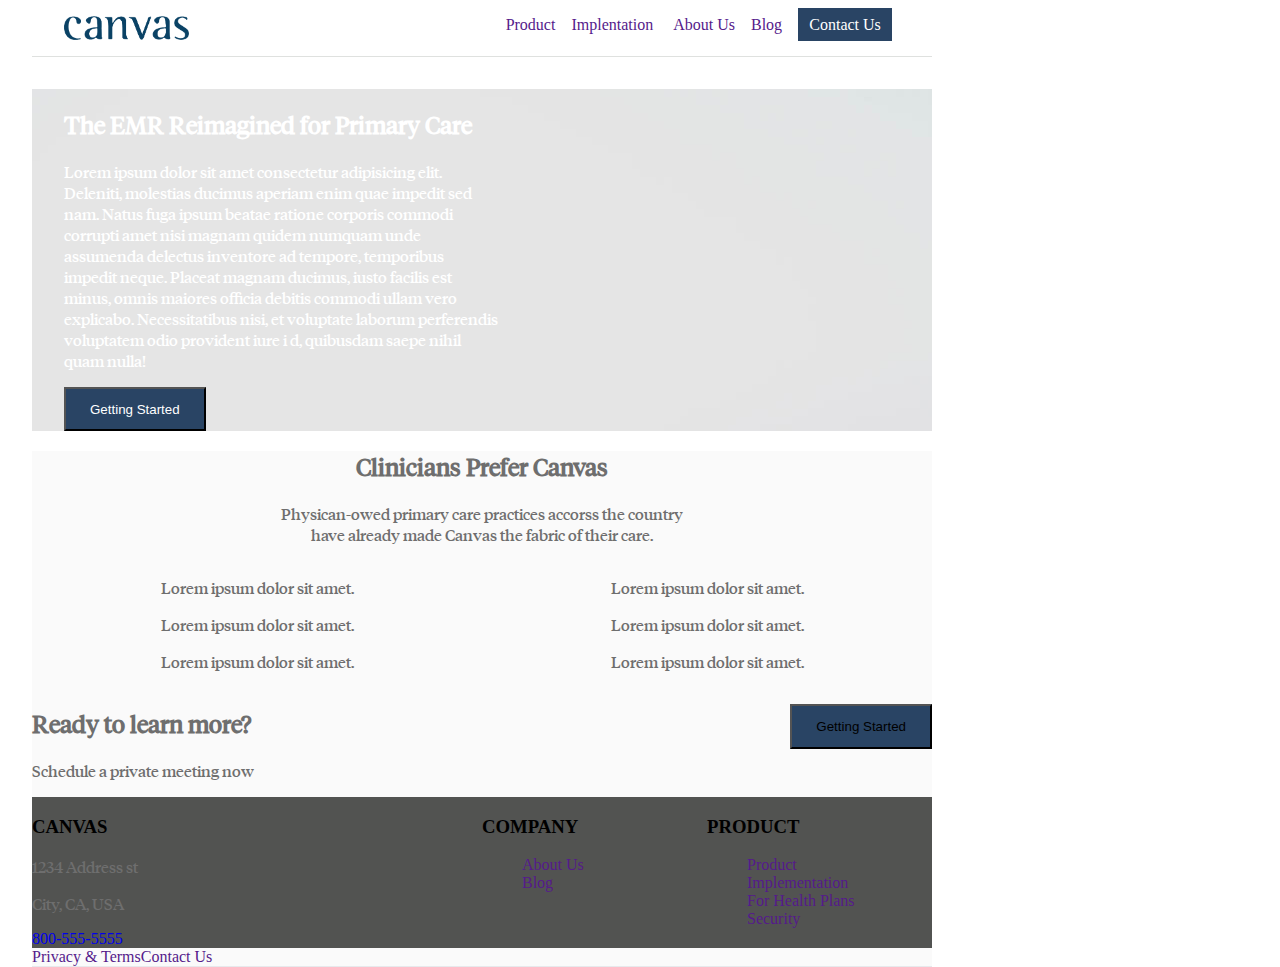
<file: index.html>
<!DOCTYPE html>
<html lang="en">
<head>
  <meta charset="UTF-8">
  <meta name="viewport" content="width=device-width, initial-scale=1.0">
  <meta http-equiv="X-UA-Compatible" content="ie=edge">
  <title>CSS Challenge - Canvas Medical</title>
  <link rel="stylesheet" href="fonts.css">
  <link rel="stylesheet" href="reset.css">
  <link rel="stylesheet" href="styles.css">
</head>
  <header >
    <div class="row margin-top-1 container margin-bottom-1">
      <img class="margin-reset logo-size" src="./images/logo-blue.svg" alt="">
      <nav class="right-align nav-a">
        <a href="">Product</a><a href="">Implentation</a>
        <a href="">About Us</a><a href="">Blog</a><a class="blue-background contact-us-padding white-text"  href="">Contact Us</a>
      </nav>
    </div>
    <div class="bottom-line"></div>
  </header>
<body class="container">


  <div class="margin-top-2">
    <!-- <img src="./images/hero.jpg" alt=""> -->
    <div class="image row">
      <div class="margin-left-1 column-50">
        <h2 class="white-text">The EMR Reimagined for Primary Care</h2>
        <p class="white-text">Lorem ipsum dolor sit amet consectetur adipisicing elit. Deleniti,
          molestias ducimus aperiam enim quae impedit sed nam. Natus fuga ipsum
          beatae ratione corporis commodi corrupti amet nisi magnam quidem
          numquam unde assumenda delectus inventore ad tempore, temporibus
          impedit neque. Placeat magnam ducimus, iusto facilis est minus, omnis
          maiores officia debitis commodi ullam vero explicabo. Necessitatibus
          nisi, et voluptate laborum perferendis voluptatem odio provident iure i
          d, quibusdam saepe nihil quam nulla!</p>
          <button class="blue-background getting-started-padding white-text">Getting Started</button>
      </div>
      <div class="column-50"></div>
    </div>
  </div>


  <div class="center light-gray-background locations-bottom-border">
  <div class="center">
    <div class=" center-text">
      <h2>Clinicians Prefer Canvas</h2>
      <p>Physican-owed primary care practices accorss the country
       <br> have already made Canvas the fabric of their care.</p>
    </div>
    <div class="row " >
      <div class="column-50 center-text" >
        <p>Lorem ipsum dolor sit amet. </p>
        <p>Lorem ipsum dolor sit amet.</p>
        <p>Lorem ipsum dolor sit amet.</p>
      </div>
      <div class="column-50 center-text">
        <p>Lorem ipsum dolor sit amet. </p>
        <p>Lorem ipsum dolor sit amet.</p>
        <p>Lorem ipsum dolor sit amet.</p>
      </div>
    </div>
  </div>

  <div>
    <div class="row">
      <div class="column-50">
        <h2>Ready to learn more?</h2>
        <p>Schedule a private meeting now</p>
      </div>
      <div class="column-50">
        <button class="blue-background getting-started-padding  right-align margin-top-1">Getting Started</button>
      </div>
    </div>
  </div>

  <div class="address-background-color">
    <div class="row">
      <div class="column-25">
        <h3>CANVAS</h3>
        <p>1234 Address st</p>
        <p>City, CA, USA</p>
        <a href="tel:800-555-5555">800-555-5555</a>
        <a href="mailto:info@example.com"></a>
      </div>
      <div class="column-25"></div>
      <div class="column-25">
        <h3>COMPANY</h3>
        <ul>
          <li class="no-dec"><a href="">About Us</a></li>
          <li class="no-dec"><a href="">Blog</a></li>
        </ul>


      </div>
      <div class="column-25">
        <h3>PRODUCT</h3>
        <ul>
          <li class="no-dec"><a  href="">Product</a></li>
          <li class="no-dec"><a href="">Implementation</a></li>
          <li class="no-dec"><a  href="">For Health Plans</a></li>
          <li class="no-dec"> <a href="">Security</a></li>
        </ul>



      </div>
    </div>
  </div>

  <div>
    <nav><a href="">Privacy & Terms</a><a href="">Contact Us</a></nav>

  </div>


</body>
</html>
</file>
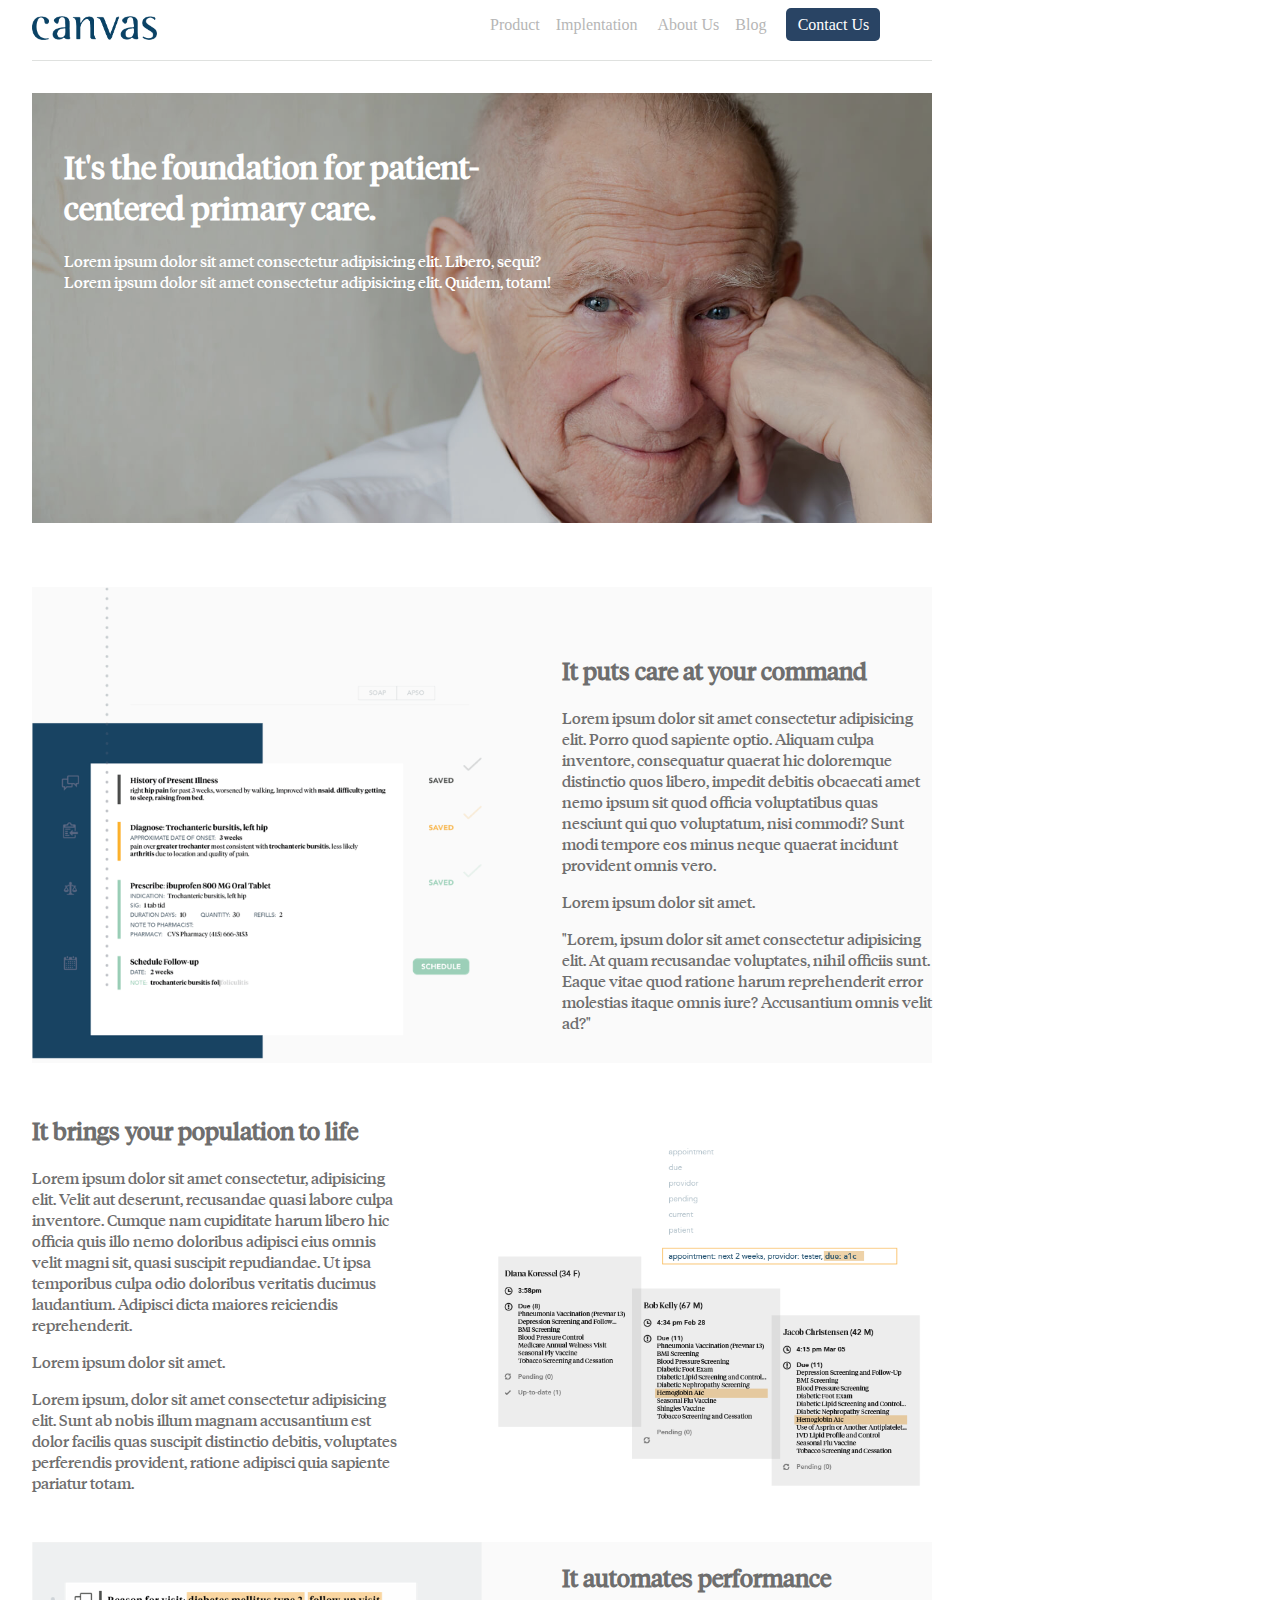
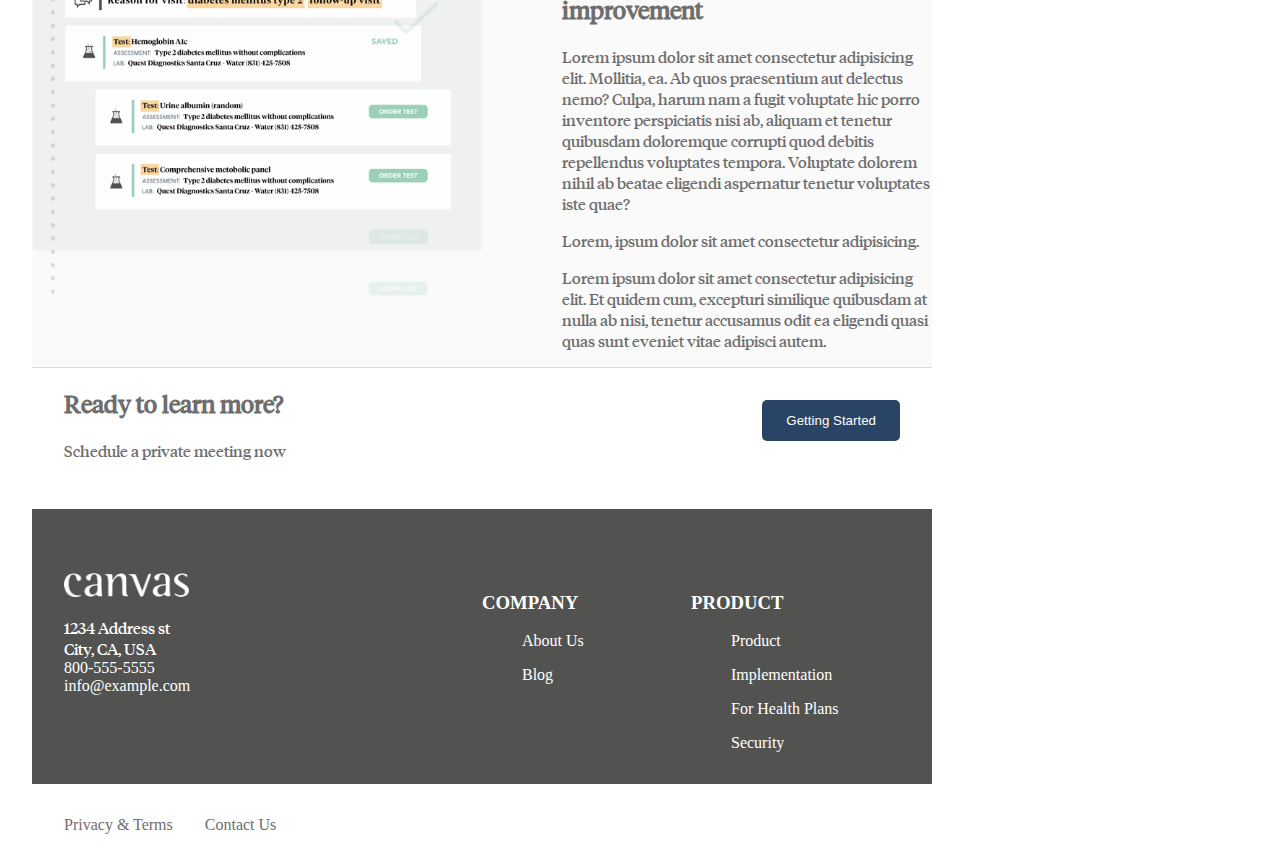
<file: product.html>
<!DOCTYPE html>
<html lang="en">
<head>
  <meta charset="UTF-8">
  <meta name="viewport" content="width=device-width, initial-scale=1.0">
  <meta http-equiv="X-UA-Compatible" content="ie=edge">
  <title>Product</title>
  <link rel="stylesheet" href="fonts.css">
  <link rel="stylesheet" href="reset.css">
  <link rel="stylesheet" href="styles.css">
</head>
  <header>

    <div class="row margin-top-1  margin-bottom-1">
      <div class="column-50">
        <img class=" logo-size " src="./images/logo-blue.svg" alt="">
      </div>
      <div class="column-50">
        <nav class="right-align nav-a no-text-dec ">
          <a class="light-grey-text" href="">Product</a><a href="" class="light-grey-text">Implentation</a>
          <a href="" class="light-grey-text">About Us</a><a href="" class="light-grey-text">Blog</a>
          <a class="blue-background contact-us-padding
          white-text rounded" href="">Contact Us</a>
        </nav>
      </div>
    </div>

    <div class="bottom-line"></div>
  </header>

  <body class="container">

    <div class="product-header margin-top-2">



      <div class="row">
        <div class="column-60 image-text margin-top-2">

          <h1 class="white-text margin-left-1">It's the foundation for patient- centered primary care.</h1>
          <p class="white-text margin-left-1">Lorem ipsum dolor sit amet consectetur adipisicing elit.
            Libero, sequi? Lorem ipsum dolor sit amet consectetur
            adipisicing elit. Quidem, totam!</p>
          </div>
          <div class=""></div>

        </div>
        <div class="product-overlay"></div>

    </div>



    <div class="light-gray-background margin-top-2">
      <div class="row">
        <div class="column-50">
          <img src="/images/product/product-image-1.png" alt="">
        </div>
        <div class="column-50 padding-left-5 margin-top-3">
            <h2 >It puts care at your command</h2>
            <p >Lorem ipsum dolor sit amet consectetur adipisicing elit.
              Porro quod sapiente optio. Aliquam culpa inventore,
              consequatur quaerat hic doloremque distinctio quos libero,
              impedit debitis obcaecati amet nemo ipsum sit quod officia
              voluptatibus quas nesciunt qui quo voluptatum, nisi commodi?
              Sunt modi tempore eos minus neque quaerat incidunt provident
              omnis vero.</p>
              <p >Lorem ipsum dolor sit amet.</p>
              <p >"Lorem, ipsum dolor sit amet consectetur adipisicing elit.
                At quam recusandae voluptates, nihil officiis sunt. Eaque vitae
                quod ratione harum reprehenderit error molestias itaque omnis
                iure? Accusantium omnis velit ad?"</p>
        </div>
      </div>
    </div>


    <div class="row margin-top-2" >
      <div class="column-50 padding-right-5">
        <h2>It brings your population to life</h2>
        <p>Lorem ipsum dolor sit amet consectetur, adipisicing elit.
          Velit aut deserunt, recusandae quasi labore culpa inventore.
          Cumque nam cupiditate harum libero hic officia quis illo nemo
          doloribus adipisci eius omnis velit magni sit, quasi suscipit
          repudiandae. Ut ipsa temporibus culpa odio doloribus veritatis
          ducimus laudantium. Adipisci dicta maiores reiciendis reprehenderit.</p>
        <p>Lorem ipsum dolor sit amet.</p>
        <p>Lorem ipsum, dolor sit amet consectetur adipisicing elit. Sunt ab
          nobis illum magnam accusantium est dolor facilis quas suscipit
          distinctio debitis, voluptates
          perferendis provident, ratione adipisci quia sapiente pariatur totam.</p>
      </div>
      <div class="column-50">
        <img src="/images/product/product-image-2.png" alt="">
      </div>
    </div>


    <div class="row light-gray-background margin-top-2 bottom-line">
      <div class="column-50">
        <img src="/images/product/product-image-3.png" alt="">

      </div>
      <div class="column-50 padding-left-5">
        <h2>It automates performance improvement</h2>
        <p>Lorem ipsum dolor sit amet consectetur adipisicing elit. Mollitia,
          ea. Ab quos praesentium aut delectus nemo? Culpa, harum nam a fugit
          voluptate hic porro inventore perspiciatis nisi ab, aliquam et tenetur
          quibusdam doloremque corrupti quod debitis repellendus voluptates
          tempora.
          Voluptate dolorem nihil ab beatae eligendi aspernatur tenetur voluptates iste quae?</p>
        <p>Lorem, ipsum dolor sit amet consectetur adipisicing.</p>
        <p>Lorem ipsum dolor sit amet consectetur adipisicing elit. Et quidem
          cum, excepturi similique quibusdam at nulla ab nisi, tenetur
          accusamus odit ea eligendi quasi quas sunt eveniet vitae adipisci autem.</p>
      </div>
    </div>


    <div>
      <div class="row padding-left-2 padding-right-2 padding-bottom-2">
        <div class="column-50 ">
          <h2>Ready to learn more?</h2>
          <p>Schedule a private meeting now</p>
        </div>
        <div class="column-50 padding-top-1" >
          <button class="blue-background getting-started-padding  right-align margin-top-1 border-none rounded white-text">Getting Started</button>
        </div>
      </div>
    </div>

    <div class="address-background-color">
      <div class="row padding-left-2 padding-right-2 padding-top-4 white-text" >
        <div class="column-25 ">
          <img src="/images/logo-white.png" alt="" class="logo-size">
          <p class="margin-0 margin-top-1 border-none white-text">1234 Address st</p>
          <p class="margin-0 border-none white-text">City, CA, USA</p>
          <a class="white-text" href="tel:800-555-5555">800-555-5555</a>
          <a class="white-text" href="mailto:info@example.com">info@example.com</a>
        </div>
        <div class="column-25"></div>
        <div class="column-25 white-text">
          <h3>COMPANY</h3>
          <ul>
            <li class="no-dec  padding-bottom-1"><a class="white-text" href="">About Us</a></li>
            <li class="no-dec padding-bottom-1"><a class="white-text" href="">Blog</a></li>
          </ul>


        </div>
        <div class="column-25">
          <h3>PRODUCT</h3>
          <ul>
            <li class="no-dec padding-bottom-1"><a class="white-text" href="">Product</a></li>
            <li class="no-dec padding-bottom-1"><a class="white-text" href="">Implementation</a></li>
            <li class="no-dec padding-bottom-1"><a class="white-text" href="">For Health Plans</a></li>
            <li class="no-dec padding-bottom-1"> <a class="white-text" href="">Security</a></li>
          </ul>



        </div>
      </div>
    </div>

    <div>
      <nav class="margin-top-2 margin-bottom-2"><a class="grey-text margin-left-1" href="">Privacy & Terms</a><a class="grey-text margin-left-1" href="">Contact Us</a></nav>

    </div>


  </body>
</html>
</file>
<file: fonts.css>
@font-face {
  font-family: 'Avenir';
  font-style: normal;
  font-weight: 500;
  src: url('avenir.woff2') format('woff2');
}

@font-face {
  font-family: 'Tiempos Headline';
  font-style: normal;
  font-weight: normal;
  src: url('TiemposHeadline-Regular.woff2') format('woff2');
}

@font-face {
  font-family: 'Tiempos Headline';
  font-style: italic;
  font-weight: 300;
  src: url('TiemposHeadline-LightItalic.woff2') format('woff2');
}
</file>
<file: styles.css>
.container{
  max-width: 900px;
  margin: 0 2rem;
}

img{
  width: 100%;
}

p, h2 {
  color: #6E6E6E;
}


a{
  text-decoration: none;
}


h1, h2{
  font-family: 'Tiempos Headline', sans-serif;
}


p{
  font-family: 'Tiempos Headline', sans-serif;
  font-weight:300;
}


.row{
  display: flex;
}

.right-align{
  display: block;
  margin-right: 0;
  margin-left: auto;
}

.right-align-2{
  margin-left: 10px;
}


.center{

  display: block;
  margin-left: auto;
  margin-right: auto;
}

.column-50{
  width: 50%;
}

.column-25{
  width: 25%;
}

.column-75{
  width: 75%;
}

.column-60{
  width: 60%;
}

.center-text{
  text-align: center;
}

.margin-0{
  margin: 0;
}

.margin-top-1{
  margin-top: 1rem;
}



.margin-left-1{
  margin-left: 1rem;
}

.margin-left-2{
    margin-left: 2rem;

}

.margin-left-3{
    margin-left: 3em;

}

.margin-left-4{
    margin-left: 4rem;

}

.margin-right-1{
    margin-left: 1rem;

}

.margin-right-2{
    margin-left: 2rem;
}


.margin-right-3{
    margin-left: 3rem;
}

.margin-right-1{
    margin-left: 1rem;
}

.padding-right-2{
  padding-right: 2rem;
}

.padding-left-1{
  padding-left: 1rem;
}

.padding-left-2{
  padding-left: 2rem;
}

.padding-left-3{
  padding-left: 3rem;
}

.padding-left-4{
  padding-left: 4rem;
}

.padding-right-5{
  padding-right: 5rem;
}

.padding-top-1{
  padding-top: 1rem;
}
.padding-top-4{
  padding-top: 4rem;
}



.margin-top-2{
  margin-top: 2rem;
}

.margin-top-3{
  margin-top: 3rem;
}

.margin-bottom-1{
  margin-bottom: 1rem;
}

.margin-bottom-2{
  margin-bottom: 2rem;
}


.padding-left-5{
  padding-left: 5rem;
}


.padding-bottom-1{
  padding-bottom: 1rem;
}

.padding-bottom-2{
  padding-bottom: 2rem;
}

.padding-0{
  padding: 0;
}






.margin-left-1{
  margin-left: 2rem;
}

.nav-a > a{
  margin: 0 0.5rem;

}

.bottom-line{
  border-bottom: 1px rgba(170, 175, 170, 0.377) solid;
  /* border-bottom: 1px green solid; */
  width: 100%;
}


.image{
    background-image: url("./images/hero.jpg");
    /* background-size: contain; */
    max-width: 100%;
    height: auto;
    max-height: 100%;
    height: inherit !important;
    background-color: rgba(0,0,0,0.5);

}

.blue-background{
  background-color: #294464;
}

.contact-us-padding{
  padding: 0.5rem 0.7rem;
}
.rounded{
  border-radius: 5px;
}

.light-grey-text{
  color: #B6B6B6;
}

.grey-text {
  color: #6E6E6E;
}

.white-text {
  color: white
}


.getting-started-padding{
  padding: 0.8rem 1.5rem;

}

.border-none{
  border: none;
}


.light-gray-background{
  background-color: #FAFAFA;
}


.locations-bottom-border{
  border-bottom: 1px solid #E7E9EC;
}

.address-background-color{
  background-color: #525351;
}
.no-dec{
  list-style: none;
}
header{
  padding: 0;
}

.logo-size{
  height: 1.5rem;
  width: auto;
}


.product-header{
  background-image: url("./images/product/product-header.jpg");

    width: 900px;
  height: 430px;
  background-size: cover;
  background-position: 2%;
  position: relative;
  margin-bottom: 4rem;
}

.product-overlay{
  width: 100%;
  height: 100%;
  top: 0;
  bottom: 0;
  left: 0;
  right: 0;
  background-color: rgba(0,0,0,0.2);
}


.image-text{
  position: absolute;
}

.logo-div{
 display: flex;
 align-items: left ;
}
</file>
